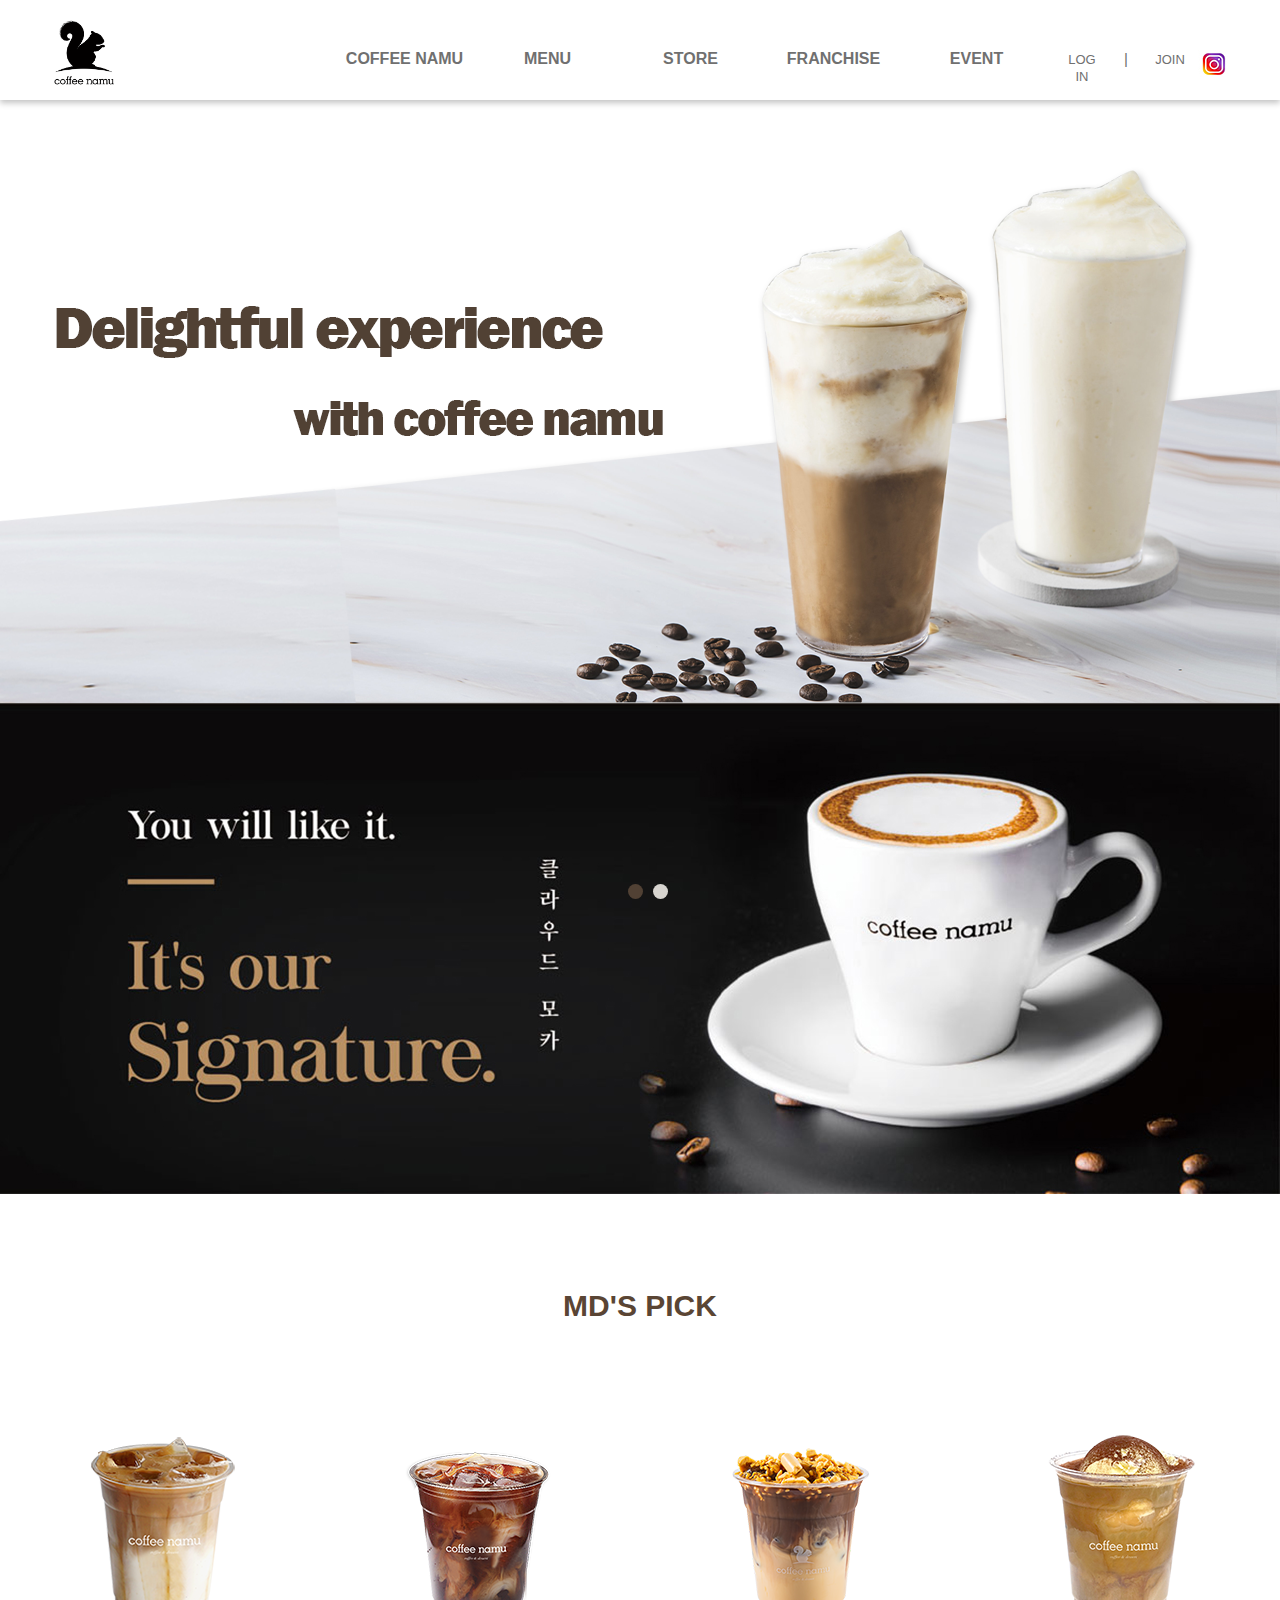
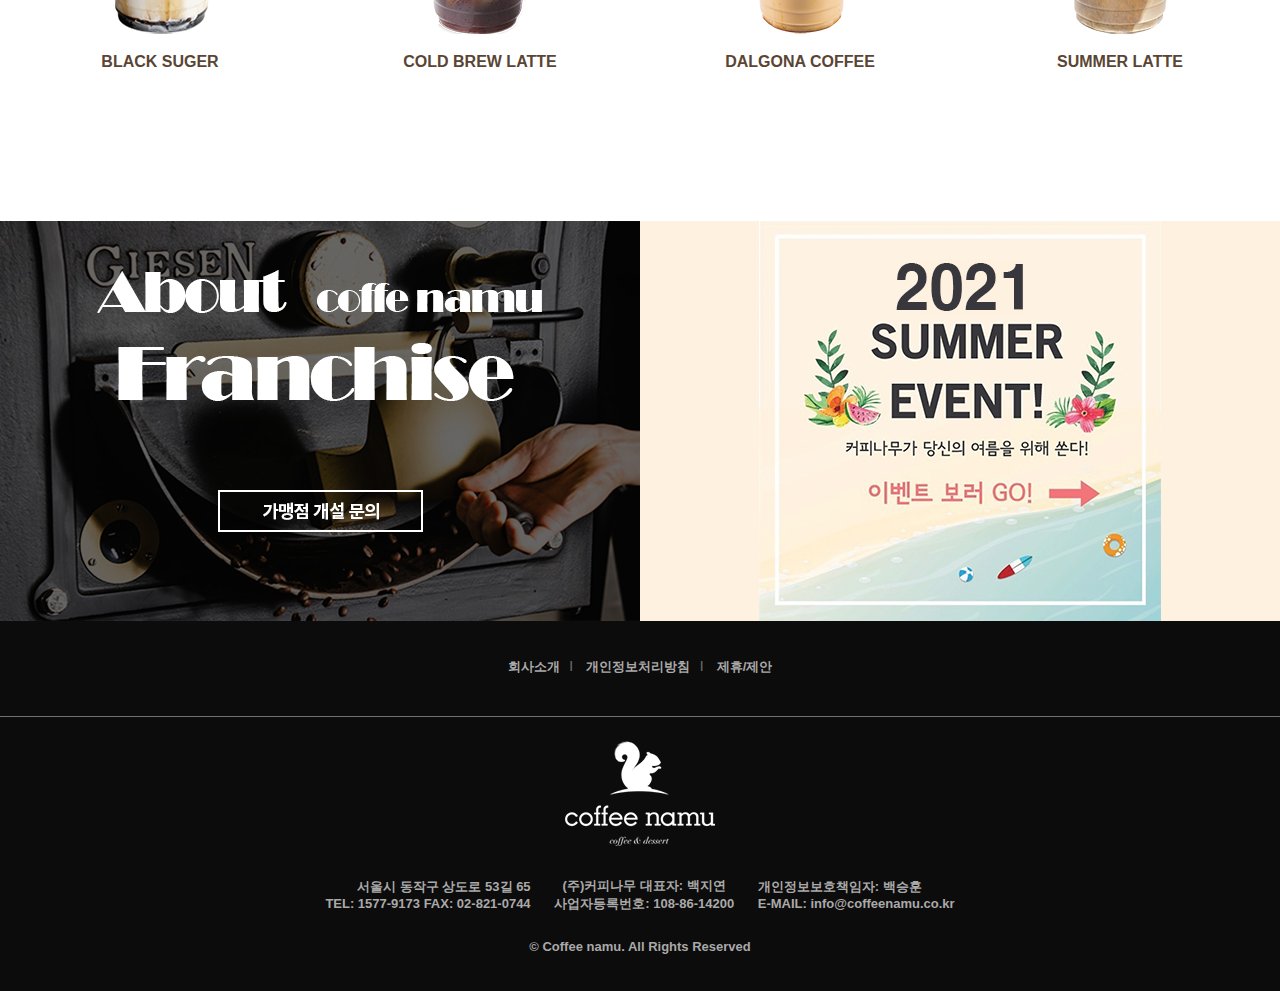
<file: index.html>
<!DOCTYPE html>
<html lang="ko">

<head>
  <meta charset="UTF-8">
  <meta http-equiv="X-UA-Compatible" content="IE=edge">
  <meta name="viewport" content="width=device-width, initial-scale=1.0">
  <title>커피나무</title>
  <link href="https://fonts.googleapis.com/css2?family=Noto+Sans+KR:wght@100;300;400;500;700;900&display=swap" rel="stylesheet">
  <link rel="stylesheet" href="style.css">
  <script src="https://ajax.googleapis.com/ajax/libs/jquery/3.5.1/jquery.min.js"></script>
  <script src="gallery.js"></script>
  <script src="gallerytwo.js"></script>
  <script src="main.js"></script>
  <script src="pick.js"></script>
</head>

<body>
  <header>
    <div class="container">
      <h1>
        <a href="./">
          <img src="images/logo.png" alt="커피나무" class="logo">
        </a>
      </h1>
      <nav>
        <ul>
          <li><a href="sub1_1.html">COFFEE NAMU</a>
            <ul class="depth2">
              <li><a href="sub1_1.html">BRAND STORY</a></li>
              <li><a href="#">HISTORY</a></li>
            </ul>
          </li>
          <li><a href="sub2_1.html">MENU</a>
            <ul class="depth2">
              <li><a href="sub2_1.html">ORIGINAL MENU</a></li>
              <li><a href="#">PREMIUM MENU</a></li>
              <li><a href="#">MENU STORY</a></li>
            </ul>
          </li>
          <li><a href="#">STORE</a>
          </li>
          <li><a href="sub4_1.html">FRANCHISE</a>
            <ul class="depth2">
              <li><a href="sub4_1.html">CONTACT US</a></li>
              <li><a href="#">PROCESS</a></li>
            </ul>
          </li>
          <li><a href="sub5_1.html">EVENT</a>
          </li>
        </ul>
      </nav>
      <nav class="join">
        <ul>
          <li><a href="#">LOG IN</a></li>
          <li><span>|</span></li>
          <li><a href="#">JOIN</a></li>
          <li>
            <a href="#">
                <img src="images/insta.jpg" alt="instagram">
            </a>
          </li>
        </ul>
      </nav>
    </div>
  </header>

  <section id="mainVisual">
    <div class="container">
      <div class="gallery">
        <img src="images/mainvisual1.png" alt="1">
        <!-- <h4>Delightful Experience</h4>
        <br><br><br>
        <h5>With Coffee namu</h5> -->
        <img src="images/mainvisual2.png" alt="2">
        <img src="images/mainvisual3.png" alt="3">
      </div>
    </div>
  </section>
  <section id="banner1">
    <div class="container galleryTwo">
      <a href="sub2_1.html">
        <img src="images/banner1.jpg" alt="banner1"></a>
        <a href="sub5_1.html">
          <img src="images/banner2.png" alt="banner2"></a>
    </div>
  </section>

  <section id="main">
    <h3>MD'S PICK</h3>
    <div class="container">
      <div class="col">
        <img src="images/black_sugar.png" alt="1" class="subimg">
        <div class="text">
          <p>BLACK SUGER</p>
        </div>
      </div>
      <div class="col">
        <img src="images/cold_brew_latte.png" alt="2" class="subimg">
        <div class="text">
          <p>COLD BREW LATTE</p>
        </div>
      </div>
      <div class="col">
        <img src="images/dalgona_coffee.png" alt="3" class="subimg">
        <div class="text">
          <p>DALGONA COFFEE</p> 
        </div>
      </div>
      <div class="col">
        <img src="images/summer_latte.png" alt="4" class="subimg">
        <div class="text">
          <p>SUMMER LATTE</p>
        </div>
      </div>
    </div>

    <div class="container">
      <div class="col">
        <img src="images/americano2.png" alt="5" class="subimg">
        <div class="text">
          <p>AMERICANO</p>
        </div>
      </div>
      <div class="col">
        <img src="images/capuccino2.png" alt="6" class="subimg">
        <div class="text">
          <p>CAPUCCINO</p>
        </div>
      </div>
      <div class="col">
        <img src="images/dalgona_milk2.png" alt="7" class="subimg">
        <div class="text">
          <p>DALGONA MILK</p> 
        </div>
      </div>
      <div class="col">
        <img src="images/latte2.png" alt="8" class="subimg">
        <div class="text">
          <p>LATTE</p>
        </div>
      </div>
    </div>
    <ul class="indicator">
      <li class="active">
        <a href="#"></a>
      </li>
      <li><a href="#"></a></li>
    </ul>
  </section>

  <section id="banner2">
    <div class="container">
          <a href="sub4_1.html" class="bannerLeft"><img src="images/franchise.png" alt="가맹문의"></a>
          <a href="sub5_1.html" class="bannerRight"><img src="images/event.png" alt="이벤트"></a>
    </div>
    <!-- <a href="#" class="btn">
      <div>
        <h2>가맹점 개설 문의</h2>
      </div>
    </a> -->
  </section>

  <footer>
    <div class="container">
      <ul class="footerMenu">
        <li><a href="#">회사소개</a><span>|</span></li>
        <li><a href="#">개인정보처리방침</a><span>|</span></li>
        <li><a href="#">제휴/제안</a></li>
      </ul>
      <a href="#"><img src="images/footer-logo.png" alt="커피나무" class="footerLogo"></a>
      <p class="address">
        <ul class="info">
          <li>
            서울시 동작구 상도로 53길 65 <br>
            TEL: 1577-9173     FAX: 02-821-0744
          </li>
          <li>
            (주)커피나무 대표자: 백지연 <br>
            사업자등록번호: 108-86-14200
          </li>
          <li>
            개인정보보호책임자: 백승훈 <br>
            E-MAIL: info@coffeenamu.co.kr
          </li>
        </ul>
      </p>
      <p class="copy">© Coffee namu. All Rights Reserved</p>

    </div>
  </footer>

</body>

</html>
</file>
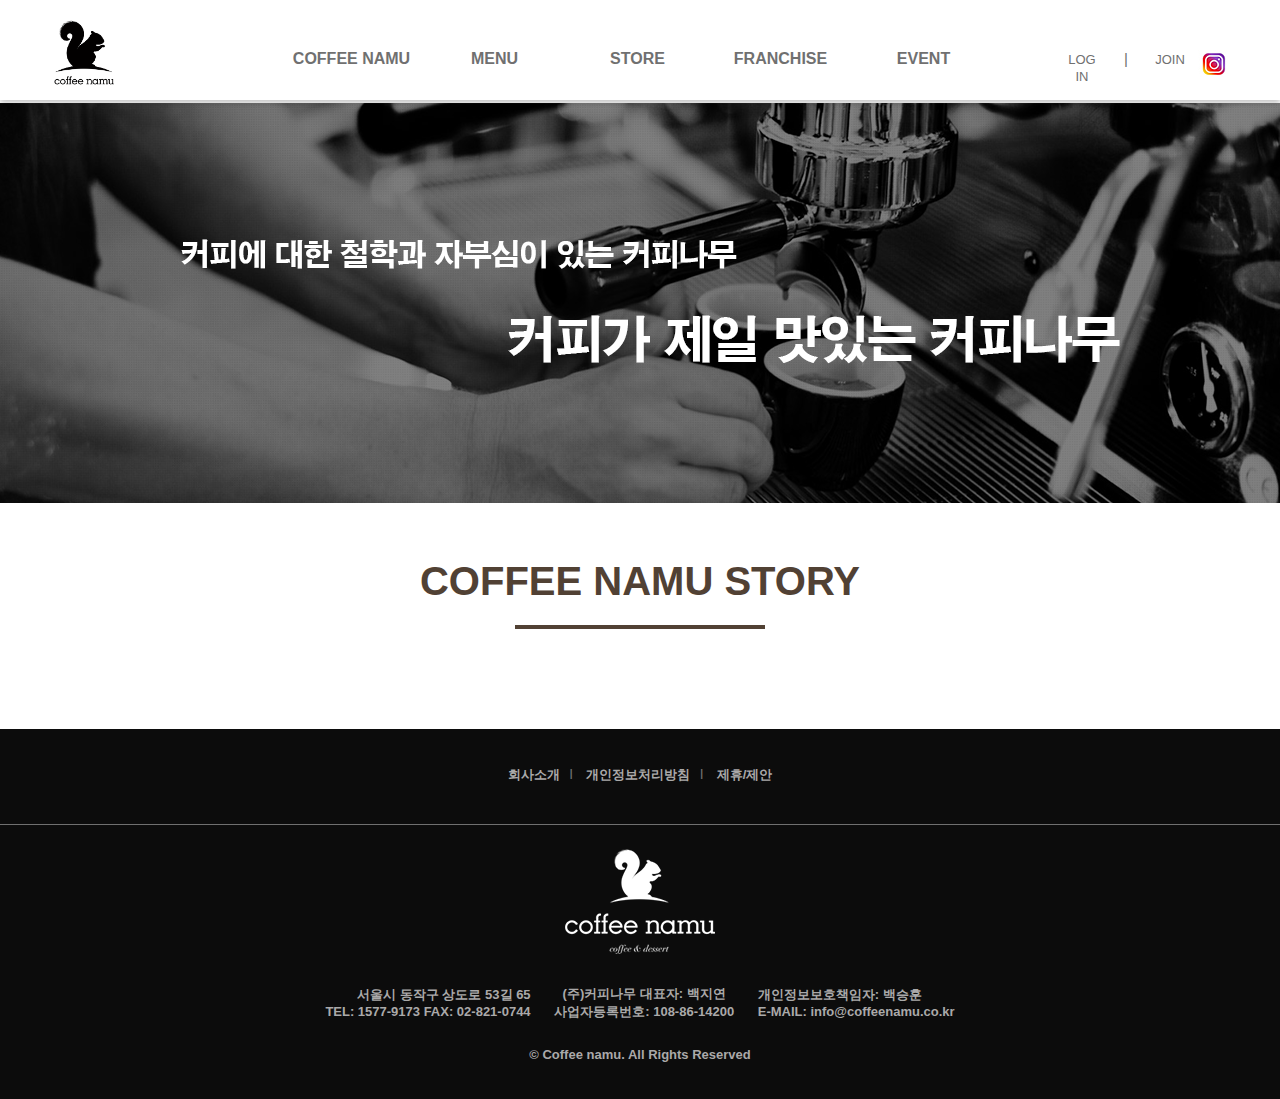
<file: sub1_1.html>
<!DOCTYPE html>
<html lang="en">
<head>
    <meta charset="UTF-8">
    <meta http-equiv="X-UA-Compatible" content="IE=edge">
    <meta name="viewport" content="width=device-width, initial-scale=1.0">
    <title>커피나무 브랜드스토리</title>
    <link rel="stylesheet" href="sub.css">
    <script src="https://ajax.googleapis.com/ajax/libs/jquery/3.5.1/jquery.min.js"></script>
    <script src="main.js"></script>
</head>
<body>
    <header>
        <div class="container">
          <h1>
            <a href="./">
              <img src="images/logo.png" alt="커피나무" class="logo">
            </a>
          </h1>
          <nav>
            <ul>
              <li><a href="sub1_1.html">COFFEE NAMU</a>
                <ul class="depth2">
                  <li><a href="sub1_1.html">BRAND STORY</a></li>
                  <li><a href="#">HISTORY</a></li>
                </ul>
              </li>
              <li><a href="sub2_1.html">MENU</a>
                <ul class="depth2">
                  <li><a href="sub2_1.html">COFFEENAMU ORIGINAL</a></li>
                  <li><a href="#">COFFEENAMU PREMIUM</a></li>
                  <li><a href="#">MENU STORY</a></li>
                </ul>
              </li>
              <li><a href="#">STORE</a>
              </li>
              <li><a href="sub4_1.html">FRANCHISE</a>
                <ul class="depth2">
                  <li><a href="sub4_1.html">CONTACT US</a></li>
                  <li><a href="#">PROCESS</a></li>
                </ul>
              </li>
              <li><a href="sub5_1.html">EVENT</a>
              </li>
            </ul>
          </nav>
          <nav class="join">
            <ul>
              <li><a href="#">LOG IN</a></li>
              <li><span>|</span></li>
              <li><a href="#">JOIN</a></li>
              <li>
                <a href="#">
                    <img src="images/insta.jpg" alt="instagram">
                </a>
              </li>
            </ul>
          </nav>
        </div>
      </header>

      <section class="container">
          <img src="images/brandbanner.png" alt="커피가 제일 맛있는 커피나무">
      </section>

      <section class="container">
          <h1 class="subtitle">
              COFFEE NAMU STORY
          </h1>
      </section>

      <footer>
        <div class="container">
          <ul class="footerMenu">
            <li><a href="#">회사소개</a><span>|</span></li>
            <li><a href="#">개인정보처리방침</a><span>|</span></li>
            <li><a href="#">제휴/제안</a></li>
          </ul>
          <a href="#"><img src="images/footer-logo.png" alt="커피나무" class="footerLogo"></a>
          <p class="address">
            <ul class="info">
              <li>
                서울시 동작구 상도로 53길 65 <br>
                TEL: 1577-9173     FAX: 02-821-0744
              </li>
              <li>
                (주)커피나무 대표자: 백지연 <br>
                사업자등록번호: 108-86-14200
              </li>
              <li>
                개인정보보호책임자: 백승훈 <br>
                E-MAIL: info@coffeenamu.co.kr
              </li>
            </ul>
          </p>
          <p class="copy">© Coffee namu. All Rights Reserved</p>
    
        </div>
      </footer>
</body>
</html>
</file>
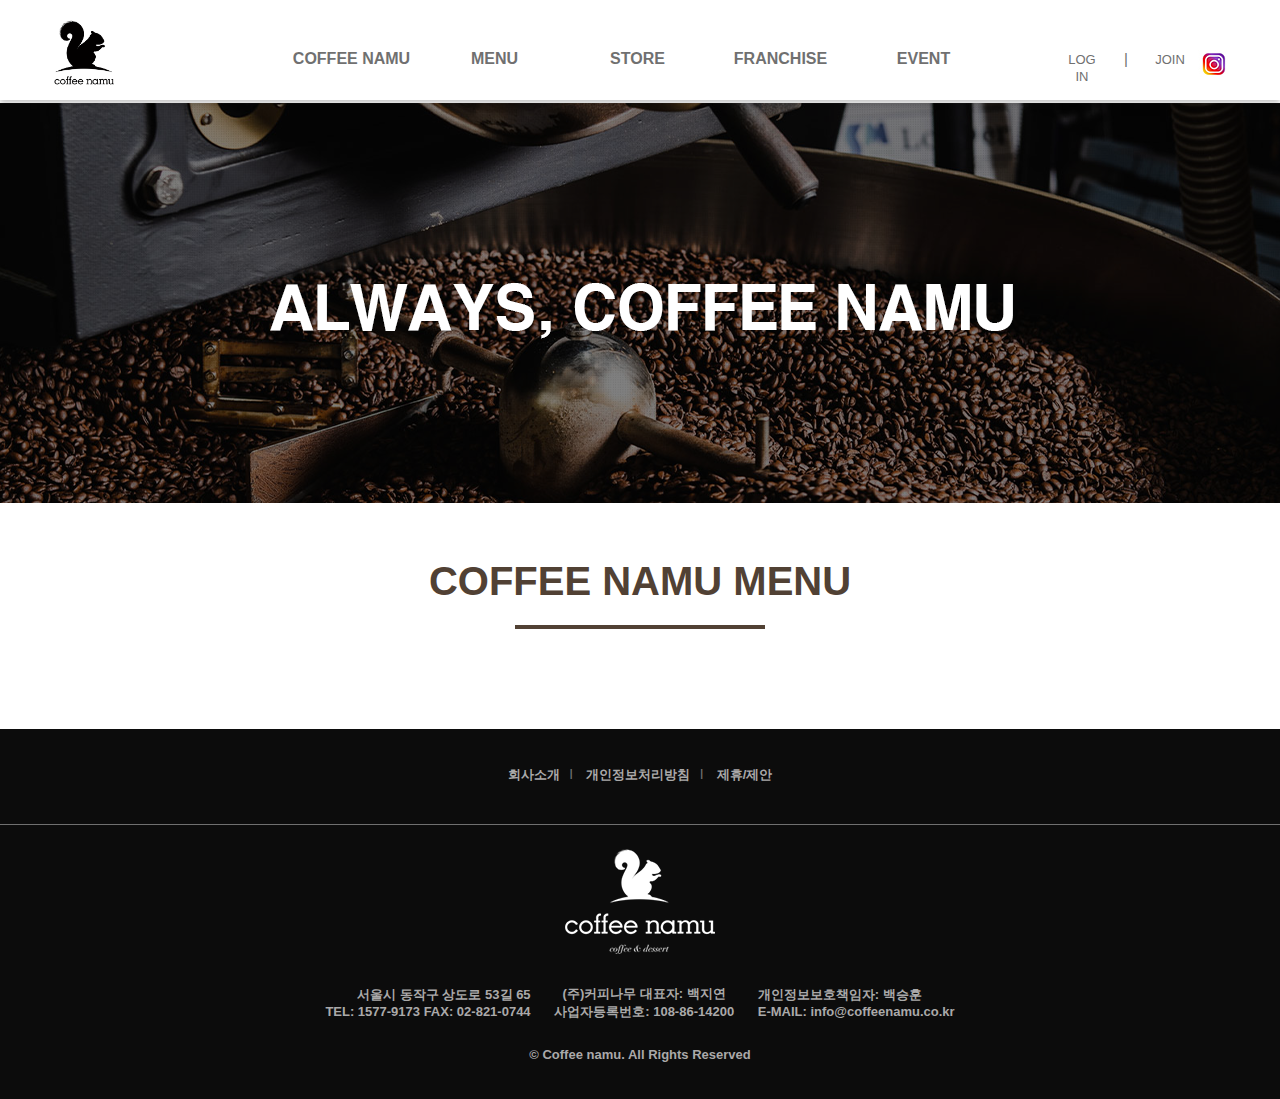
<file: sub2_1.html>
<!DOCTYPE html>
<html lang="en">
<head>
    <meta charset="UTF-8">
    <meta http-equiv="X-UA-Compatible" content="IE=edge">
    <meta name="viewport" content="width=device-width, initial-scale=1.0">
    <title>커피나무 메뉴소개</title>
    <link rel="stylesheet" href="sub.css">
    <script src="https://ajax.googleapis.com/ajax/libs/jquery/3.5.1/jquery.min.js"></script>
    <script src="main.js"></script>
</head>
<body>
    <header>
        <div class="container">
          <h1>
            <a href="./">
              <img src="images/logo.png" alt="커피나무" class="logo">
            </a>
          </h1>
          <nav>
            <ul>
              <li><a href="sub1_1.html">COFFEE NAMU</a>
                <ul class="depth2">
                  <li><a href="sub1_1.html">BRAND STORY</a></li>
                  <li><a href="#">HISTORY</a></li>
                </ul>
              </li>
              <li><a href="sub2_1.html">MENU</a>
                <ul class="depth2">
                  <li><a href="sub2_1.html">COFFEENAMU ORIGINAL</a></li>
                  <li><a href="#">COFFEENAMU PREMIUM</a></li>
                  <li><a href="#">MENU STORY</a></li>
                </ul>
              </li>
              <li><a href="#">STORE</a>
              </li>
              <li><a href="sub4_1.html">FRANCHISE</a>
                <ul class="depth2">
                  <li><a href="sub4_1.html">CONTACT US</a></li>
                  <li><a href="#">PROCESS</a></li>
                </ul>
              </li>
              <li><a href="sub5_1.html">EVENT</a>
              </li>
            </ul>
          </nav>
          <nav class="join">
            <ul>
              <li><a href="#">LOG IN</a></li>
              <li><span>|</span></li>
              <li><a href="#">JOIN</a></li>
              <li>
                <a href="#">
                    <img src="images/insta.jpg" alt="instagram">
                </a>
              </li>
            </ul>
          </nav>
        </div>
      </header>

      <section class="container">
          <img src="images/menubanner.png" alt="always, coffee namu">
      </section>

      <section class="container">
          <h1 class="subtitle">
              COFFEE NAMU MENU
          </h1>
      </section>

      <footer>
        <div class="container">
          <ul class="footerMenu">
            <li><a href="#">회사소개</a><span>|</span></li>
            <li><a href="#">개인정보처리방침</a><span>|</span></li>
            <li><a href="#">제휴/제안</a></li>
          </ul>
          <a href="#"><img src="images/footer-logo.png" alt="커피나무" class="footerLogo"></a>
          <p class="address">
            <ul class="info">
              <li>
                서울시 동작구 상도로 53길 65 <br>
                TEL: 1577-9173     FAX: 02-821-0744
              </li>
              <li>
                (주)커피나무 대표자: 백지연 <br>
                사업자등록번호: 108-86-14200
              </li>
              <li>
                개인정보보호책임자: 백승훈 <br>
                E-MAIL: info@coffeenamu.co.kr
              </li>
            </ul>
          </p>
          <p class="copy">© Coffee namu. All Rights Reserved</p>
    
        </div>
      </footer>
</body>
</html>
</file>
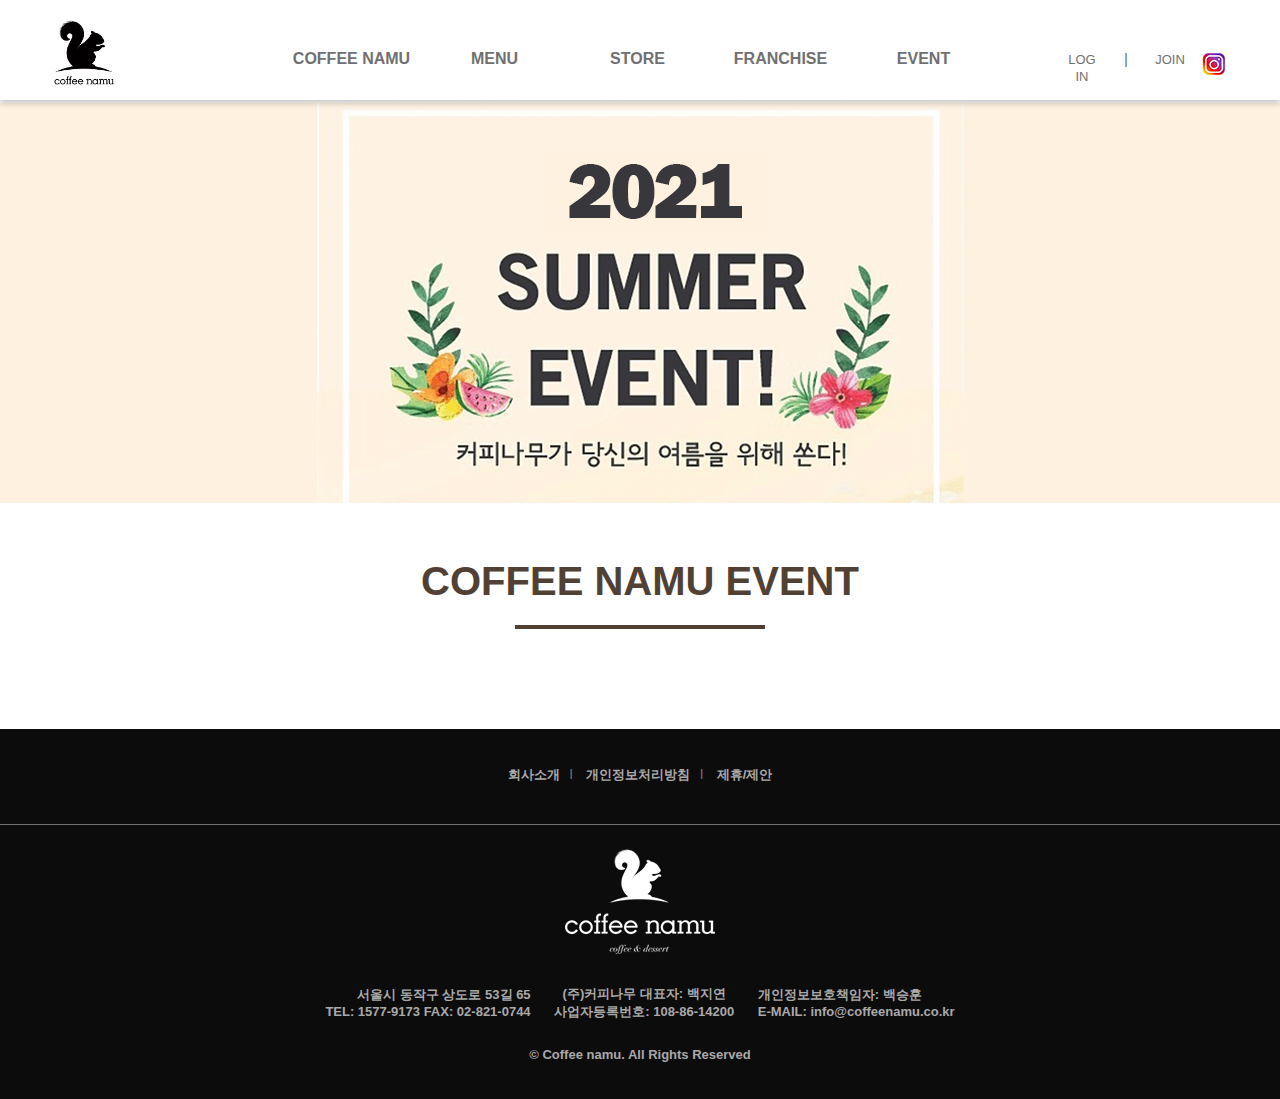
<file: sub5_1.html>
<!DOCTYPE html>
<html lang="en">
<head>
    <meta charset="UTF-8">
    <meta http-equiv="X-UA-Compatible" content="IE=edge">
    <meta name="viewport" content="width=device-width, initial-scale=1.0">
    <title>커피나무 이벤트</title>
    <link rel="stylesheet" href="sub.css">
    <script src="https://ajax.googleapis.com/ajax/libs/jquery/3.5.1/jquery.min.js"></script>
    <script src="main.js"></script>
</head>
<body>
    <header>
        <div class="container">
          <h1>
            <a href="./">
              <img src="images/logo.png" alt="커피나무" class="logo">
            </a>
          </h1>
          <nav>
            <ul>
              <li><a href="sub1_1.html">COFFEE NAMU</a>
                <ul class="depth2">
                  <li><a href="sub1_1.html">BRAND STORY</a></li>
                  <li><a href="#">HISTORY</a></li>
                </ul>
              </li>
              <li><a href="sub2_1.html">MENU</a>
                <ul class="depth2">
                  <li><a href="sub2_1.html">COFFEENAMU ORIGINAL</a></li>
                  <li><a href="#">COFFEENAMU PREMIUM</a></li>
                  <li><a href="#">MENU STORY</a></li>
                </ul>
              </li>
              <li><a href="#">STORE</a>
              </li>
              <li><a href="sub4_1.html">FRANCHISE</a>
                <ul class="depth2">
                  <li><a href="sub4_1.html">CONTACT US</a></li>
                  <li><a href="#">PROCESS</a></li>
                </ul>
              </li>
              <li><a href="sub5_1.html">EVENT</a>
              </li>
            </ul>
          </nav>
          <nav class="join">
            <ul>
              <li><a href="#">LOG IN</a></li>
              <li><span>|</span></li>
              <li><a href="#">JOIN</a></li>
              <li>
                <a href="#">
                    <img src="images/insta.jpg" alt="instagram">
                </a>
              </li>
            </ul>
          </nav>
        </div>
      </header>

      <section class="container">
          <img src="images/eventbanner.png" alt="커피나무가 당신의 여름을 위해 쏜다!">
      </section>

      <section class="container">
          <h1 class="subtitle">
              COFFEE NAMU EVENT
          </h1>
      </section>

      <footer>
        <div class="container">
          <ul class="footerMenu">
            <li><a href="#">회사소개</a><span>|</span></li>
            <li><a href="#">개인정보처리방침</a><span>|</span></li>
            <li><a href="#">제휴/제안</a></li>
          </ul>
          <a href="#"><img src="images/footer-logo.png" alt="커피나무" class="footerLogo"></a>
          <p class="address">
            <ul class="info">
              <li>
                서울시 동작구 상도로 53길 65 <br>
                TEL: 1577-9173     FAX: 02-821-0744
              </li>
              <li>
                (주)커피나무 대표자: 백지연 <br>
                사업자등록번호: 108-86-14200
              </li>
              <li>
                개인정보보호책임자: 백승훈 <br>
                E-MAIL: info@coffeenamu.co.kr
              </li>
            </ul>
          </p>
          <p class="copy">© Coffee namu. All Rights Reserved</p>
    
        </div>
      </footer>
</body>
</html>
</file>
<file: style.css>
* {
  margin: 0;
  padding: 0;
  box-sizing: border-box;
}

body {
  font-family: 'Noto Sans', sans-serif;
}

ul {
  list-style-type: none;
}

a {
  text-decoration: none;
}


.container {
  position: relative;
  width: 1280px;
  margin: 0 auto;
}

header {
  width: 100%;
  min-width: 1280px;
  height: 100px;
  margin: 0 auto;
  position: relative;
  z-index: 999;
  box-shadow: 0 3px 6px rgba(0,0,0,0.24);
  margin-bottom: 3px;
}
header h1 {
  position: absolute;
  left: 30px;
}

header nav {
  position: absolute;
  left: 333px;
  top: 50px;
  font-size: 15px;
}

header nav > ul > li {
  float: left;
  width: 143px;
  text-align: center;
  font-weight: normal;
}

.join {
  left: 1060px;
}

.join > ul > li {
  width: 44px;
}

span {
  color: #707070;
}

.join > ul > li > a {
  font-weight: normal;
  font-size: 13px;
}

header nav > ul > li a {
  color: #707070;
  font-size: 16px;
  font-weight: bold;
}
header nav > ul > li > a:hover {
  color: black;
}

header nav .depth2 {
  margin-top: 36px;
  display: none;
}

header nav .depth2 > li > a {
  display: block;
  padding: 10px;
}
header nav .depth2 > li > a:hover {
  background: #444;
  color: #fff;
}


#mainVisual .container {
  position: relative;
  width: 1280px;
  height: 600px;
}

.gallery{
  width: 1280px;
  /* height: 600px; */
  position: relative;
}

.gallery > img {
  position: absolute;
  width: 100%;
}

.galleryTwo {
  width: 1280px;
  height: 491px;
  position: relative;
}

.galleryTwo > img {
  position: absolute;
  width: 100%;
}

.indicator {
  position: absolute;
  width: 50px;
  height: 15px;
  display: flex;
  bottom: 1px;
  left: 628px;
}

.indicator > li {
  flex: 1;
  background: #D7D4CF;
  border-radius: 30px 30px 30px 30px;
  margin-right: 10px;
}  

.indicator > li.active {
  background: #514134;
}

.indicator > li > a {
  display: block;
  color: #fff;
  padding: 1rem 0;
}

h3 {
  position: absolute;
  width: 224px;
  font-size: 30px;
  font-weight: bold;
  color: #5A4534;
  left: 528px;
  margin-top: 95px;
  text-align: center;
}

#main {
  padding-top: 0px;
  padding-bottom: 60px;
}

#main .container {
  display: flex;
  justify-content: center;
}

#main .col {
  width: 300px;
  height: 326px;
  margin-right: 20px;
  background: white;
  margin-top: 241px;
  text-align: center;
}

#main .col:last-child {
  margin-right: 0;
}

#main .col .text p{
  font-size: 16px;
  font-weight: bold;
  color: #5A4534;
  text-align: center;
  margin-top: 15px;
}

#banner2 .container > img {
  position: absolute;
}

.bannerLeft {
  float: left;
  height: 400px;
}
.bannerRight {
  float: right;
  height: 400px;
}
/* 
.btn {
  position: absolute;
  width: 221px;
  height: 49px;
  text-align: center;
  border: 2px solid white;
  color: white;
  font-size: 12px;
  font-weight: bold;
  padding: 8px;
  left: 352px;
  top: 2000px;
} */

footer {
  position: relative;
  font-size: 13px;
  font-weight: bold;
  background: #0C0C0C;
  color: #AAA9A9;
  padding-top: 1px;
  min-width: 1280px;
  width: 100%;
  height: 370px;
  clear: both;
}

.footerMenu {
  margin-top: 36px;
  border-bottom: 1px solid #707070;
}
.footerMenu > li {
  display: inline-block;
  margin-bottom: 40px;
}

.footerMenu > li > a{
  color: #AAA9A9;
}

.footerLogo {
  margin-top: 24px;
  margin-bottom: 23px;
}

footer .footerMenu span,  
footer .address span {
  margin-left: 10px;
  margin-right: 10px;
  font-size: 10px;
  display: inline-block;
  transform: translateY(-2px); 
}

.info {
  margin-bottom: 2em;
}
.info > li {
  display: inline-block;
  text-align: center;
  margin-right: 20px;
}
.info > li:first-child {
  text-align: right;
}
.info > li:last-child {
  text-align: left;
  margin-right: 0;
}

footer .address {
  margin-bottom: 5px;
}

.logo {
  width: 77px;
  margin: 15px;
}

footer > .container {
  text-align: center;
}
/* 
h4 {
  position: absolute;
  font-family: 'Cooper Black';
  color: #522e1e;
  font-size: 50px;
  left: 80px;
  top: 180px;
}

h5 {
  position: absolute;
  font-family: 'Cooper Black';
  color: #522e1e;  
  font-size: 40px;
  left: 300px;
  top: 250px;
} */
</file>
<file: sub.css>
* {
    margin: 0;
    padding: 0;
    box-sizing: border-box;
  }
  
  body {
    font-family: 'Noto Sans', sans-serif;
    color: #514134;
  }
  
  ul {
    list-style-type: none;
  }
  
  a {
    text-decoration: none;
  }
  
  
  .container {
    position: relative;
    width: 1280px;
    margin: 0 auto;
  }
  
  header {
    width: 100%;
    min-width: 1280px;
    height: 100px;
    margin: 0 auto;
    position: relative;
    z-index: 999;
    box-shadow: 0 3px 6px rgba(0,0,0,0.24);
    margin-bottom: 3px;
  }
  header h1 {
    position: absolute;
    left: 30px;
  }
  
  header nav {
    position: absolute;
    left: 280px;
    top: 50px;
    font-size: 15px;
  }
  
  header nav > ul > li {
    float: left;
    width: 143px;
    text-align: center;
    font-weight: normal;
  }
  
  .join {
    left: 1060px;
  }
  
  .join > ul > li {
    width: 44px;
  }
  
  span {
    color: #707070;
  }
  
  .join > ul > li > a {
    font-weight: normal;
    font-size: 13px;
  }
  
  header nav > ul > li a {
    color: #707070;
    font-size: 16px;
    font-weight: bold;
  }
  header nav > ul > li > a:hover {
    color: black;
  }
  
  header nav .depth2 {
    margin-top: 20px;
    display: none;
  }


  header nav .depth2 > li > a {
    display: block;
    padding: 10px;
    background-color: white;
    font-size: 14px;
    font-weight: normal;
  }
  header nav .depth2 > li > a:hover {
    background: #707070;
    color: #fff;
    font-size: 14px;
    font-weight: normal;
  }
  

.subtitle {
    font-size: 40px;
    font-weight: bold;
    text-align: center;
    margin-top: 52px;
}
.subtitle:after {
  content: "";
  display: block;
  width: 250px;
  border-bottom: 4px solid #514134;
  margin: 0 auto;
  margin-top: 21px;
  margin-bottom: 100px;
}


footer {
    position: relative;
    font-size: 13px;
    font-weight: bold;
    background: #0C0C0C;
    color: #AAA9A9;
    padding-top: 1px;
    min-width: 1280px;
    width: 100%;
    height: 370px;
    clear: both;
  }
  
  .footerMenu {
    margin-top: 36px;
    border-bottom: 1px solid #707070;
  }
  .footerMenu > li {
    display: inline-block;
    margin-bottom: 40px;
  }
  
  .footerMenu > li > a{
    color: #AAA9A9;
  }
  
  .footerLogo {
    margin-top: 24px;
    margin-bottom: 23px;
  }
  
  footer .footerMenu span,  
  footer .address span {
    margin-left: 10px;
    margin-right: 10px;
    font-size: 10px;
    display: inline-block;
    transform: translateY(-2px); 
  }
  
  .info {
    margin-bottom: 2em;
  }
  .info > li {
    display: inline-block;
    text-align: center;
    margin-right: 20px;
  }
  .info > li:first-child {
    text-align: right;
  }
  .info > li:last-child {
    text-align: left;
    margin-right: 0;
  }
  
  footer .address {
    margin-bottom: 5px;
  }
  
  .logo {
    width: 77px;
    margin: 15px;
  }
  
  footer > .container {
    text-align: center;
  }
</file>
